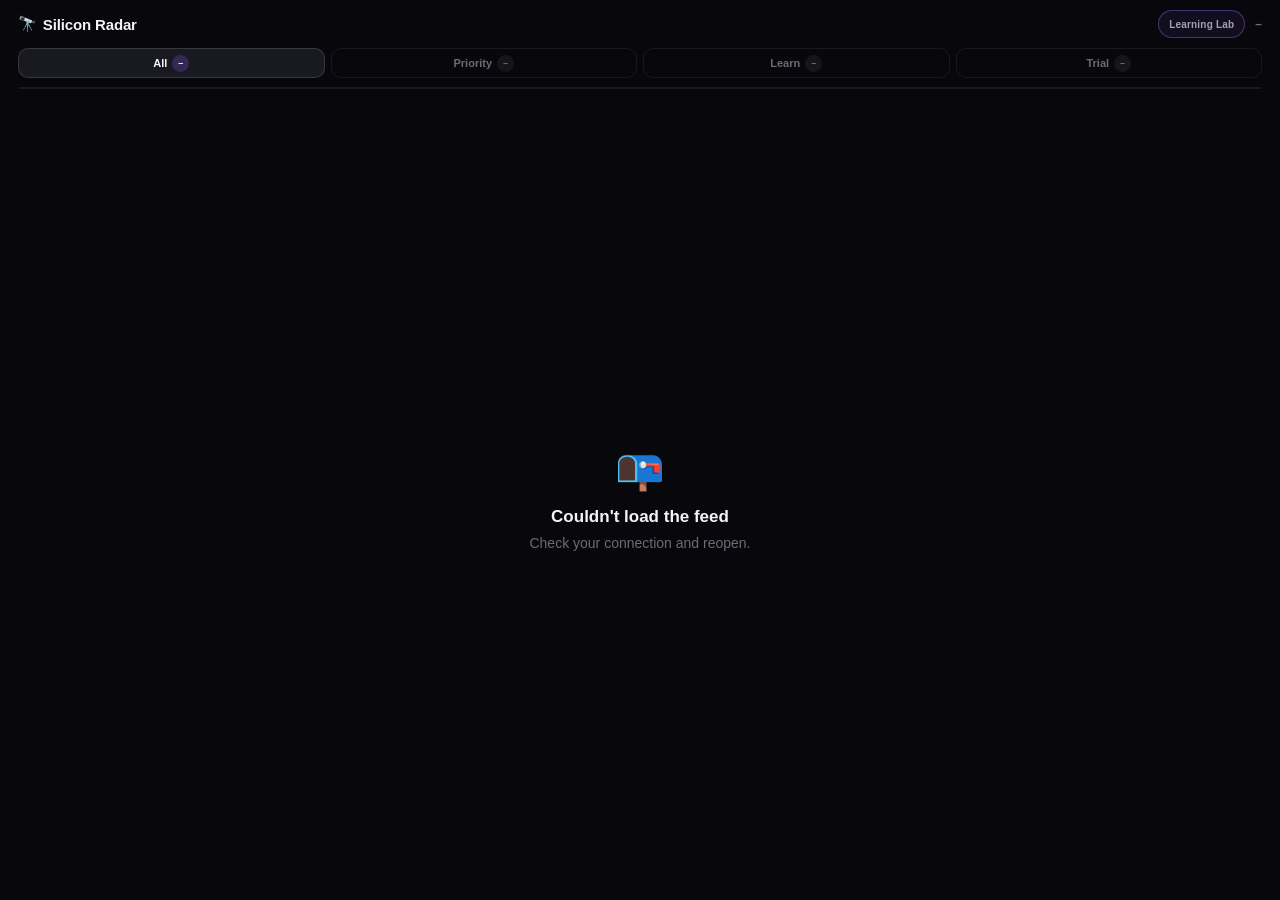
<file: miniapp/index.html>
<!doctype html>
<html lang="en">
<head>
<meta charset="UTF-8" />
<meta name="viewport" content="width=device-width, initial-scale=1, maximum-scale=1, user-scalable=no, viewport-fit=cover" />
<title>Silicon Radar</title>
<script src="https://telegram.org/js/telegram-web-app.js"></script>
<link rel="stylesheet" href="style.css?v=next-4" />
</head>
<body>

<div id="app">

  <header id="header">
    <div class="wordmark">🔭 <span>Silicon Radar</span></div>
    <div class="header-actions">
      <a class="lab-link" href="learning/" aria-label="Open Radar Learning Lab">
        Learning Lab
      </a>
      <div id="counter" class="counter">–</div>
    </div>
  </header>

  <nav id="lens-bar" class="lens-bar" aria-label="Feed lenses">
    <button class="lens active" type="button" data-lens="all" aria-pressed="true">
      <span>All</span><span class="lens-count" data-lens-count="all">–</span>
    </button>
    <button class="lens" type="button" data-lens="priority" aria-pressed="false">
      <span>Priority</span><span class="lens-count" data-lens-count="priority">–</span>
    </button>
    <button class="lens" type="button" data-lens="learning" aria-pressed="false">
      <span>Learn</span><span class="lens-count" data-lens-count="learning">–</span>
    </button>
    <button class="lens" type="button" data-lens="probation" aria-pressed="false">
      <span>Trial</span><span class="lens-count" data-lens-count="probation">–</span>
    </button>
  </nav>

  <div id="progress-track"><div id="progress-fill"></div></div>

  <main id="stack" role="region" aria-label="Card feed">
    <div id="empty-state" class="empty-state hidden">
      <div class="empty-icon">📭</div>
      <div class="empty-title">No signals yet</div>
      <div class="empty-sub">Check back after the next pipeline run.</div>
    </div>
  </main>

  <div id="loading" class="loading">
    <div class="spinner"></div>
  </div>

</div>

<script src="app.js?v=next-4"></script>
</body>
</html>
</file>
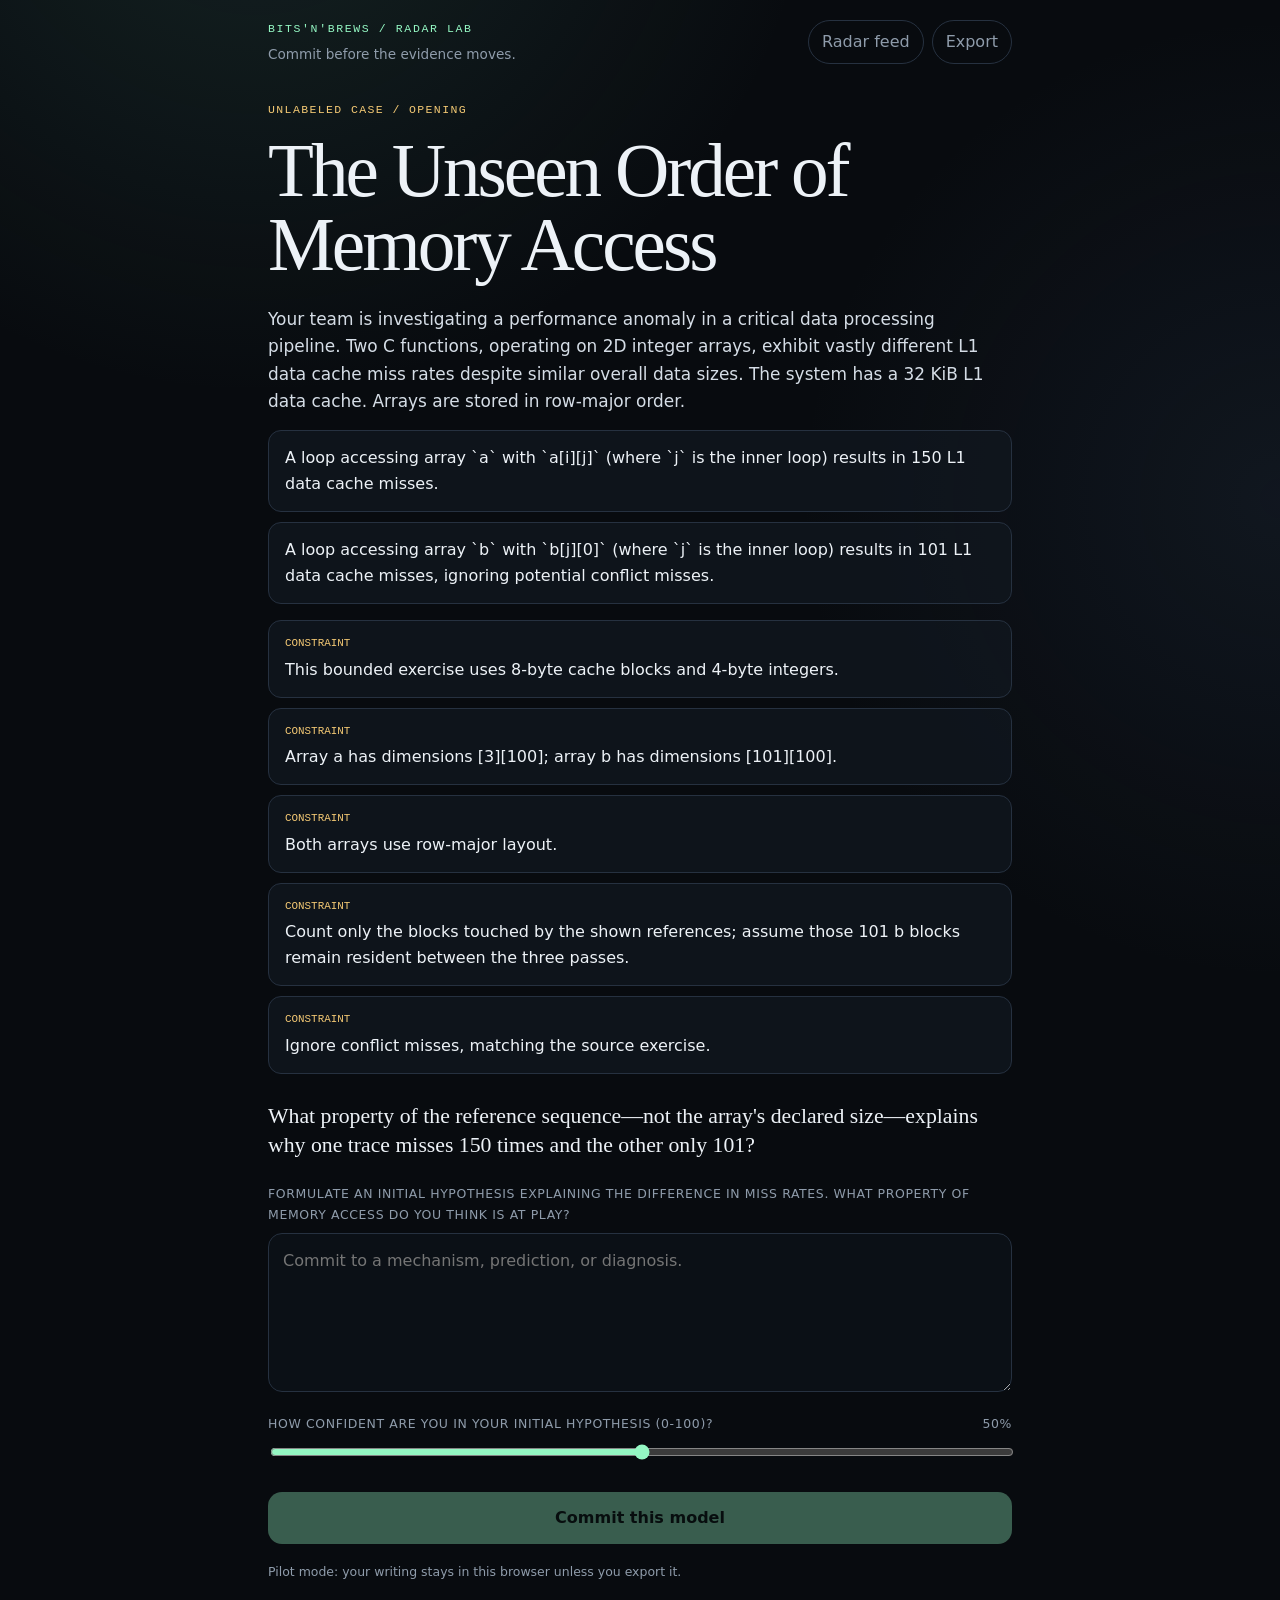
<file: miniapp/learning/index.html>
<!doctype html>
<html lang="en">
  <head>
    <meta charset="utf-8">
    <meta name="viewport" content="width=device-width, initial-scale=1, viewport-fit=cover">
    <meta name="theme-color" content="#080b0f">
    <title>Silicon Radar · Learning Lab</title>
    <link rel="stylesheet" href="./style.css">
  </head>
  <body>
    <main class="shell">
      <header class="topbar">
        <div>
          <p class="eyebrow">BITS'N'BREWS / RADAR LAB</p>
          <p class="status" id="status">Preparing an investigation…</p>
        </div>
        <div class="topbar-actions">
          <a class="ghost-button" href="../">Radar feed</a>
          <button class="ghost-button" id="export-data" type="button">Export</button>
          <button class="ghost-button" id="next-case" type="button" hidden>Next case</button>
        </div>
      </header>

      <section id="app" aria-live="polite">
        <div class="loading-panel">
          <span class="pulse"></span>
          <p>Loading the first piece of evidence.</p>
        </div>
      </section>
    </main>

    <template id="response-template">
      <div class="response-block">
        <label>Your current model</label>
        <textarea rows="5" placeholder="Commit to a mechanism, prediction, or diagnosis."></textarea>
        <div class="confidence-row">
          <label>Confidence <output>50%</output></label>
          <input type="range" min="0" max="100" value="50">
        </div>
      </div>
    </template>

    <script src="./app.js" defer></script>
  </body>
</html>
</file>
<file: miniapp/style.css>
/* ==========================================================================
   Silicon Radar — Mini App
   Dark, typography-forward, one-card-per-screen reader.
   ========================================================================== */

:root {
  --bg: #08080c;
  --surface: #131319;
  --surface-2: #191922;
  --border: rgba(255,255,255,0.07);
  --text: #f4f4f7;
  --text-2: #a3a3b0;
  --text-3: #6b6b78;
  --accent: #8b5cf6;
  --danger: #ef4444;
  --safe-top: env(safe-area-inset-top, 0px);
  --safe-bottom: env(safe-area-inset-bottom, 0px);
}

* { box-sizing: border-box; -webkit-tap-highlight-color: transparent; }

html, body {
  margin: 0;
  height: 100%;
  overflow: hidden;
  background: var(--bg);
  color: var(--text);
  font-family: -apple-system, BlinkMacSystemFont, "Segoe UI", Roboto, Helvetica, Arial, sans-serif;
  -webkit-font-smoothing: antialiased;
}

#app {
  height: 100vh;
  height: 100dvh;
  display: flex;
  flex-direction: column;
  position: relative;
}

#app.detail-open #header,
#app.detail-open .lens-bar,
#app.detail-open #progress-track {
  display: none;
}

/* ---------------------------------------------------------------------- */
/* Header                                                                  */
/* ---------------------------------------------------------------------- */

#header {
  display: flex;
  align-items: center;
  justify-content: space-between;
  padding: calc(10px + var(--safe-top)) 18px 10px;
  flex-shrink: 0;
  z-index: 20;
}

.wordmark {
  font-size: 15px;
  font-weight: 700;
  letter-spacing: -0.01em;
  color: var(--text-2);
  display: flex;
  align-items: center;
  gap: 6px;
}
.wordmark span { color: var(--text); }

.header-actions {
  display: flex;
  align-items: center;
  gap: 10px;
}

.lab-link {
  min-height: 28px;
  display: inline-flex;
  align-items: center;
  padding: 0 10px;
  border: 1px solid color-mix(in srgb, var(--accent) 34%, var(--border));
  border-radius: 999px;
  background: color-mix(in srgb, var(--accent) 8%, transparent);
  color: var(--text-2);
  font-size: 10px;
  font-weight: 750;
  letter-spacing: 0.02em;
  text-decoration: none;
}

.lab-link:active {
  background: color-mix(in srgb, var(--accent) 16%, transparent);
}

.counter {
  font-size: 12px;
  font-weight: 600;
  color: var(--text-3);
  font-variant-numeric: tabular-nums;
}

.lens-bar {
  display: grid;
  grid-template-columns: repeat(4, minmax(0, 1fr));
  gap: 6px;
  padding: 0 18px 9px;
  flex-shrink: 0;
}

.lens {
  min-width: 0;
  height: 30px;
  padding: 0 8px;
  border: 1px solid var(--border);
  border-radius: 10px;
  background: transparent;
  color: var(--text-3);
  display: flex;
  align-items: center;
  justify-content: center;
  gap: 5px;
  font-size: 11px;
  font-weight: 700;
  cursor: pointer;
}

.lens.active {
  color: var(--text);
  background: var(--surface-2);
  border-color: rgba(255,255,255,0.13);
}

.lens-count {
  min-width: 17px;
  height: 17px;
  padding: 0 4px;
  border-radius: 9px;
  background: rgba(255,255,255,0.06);
  display: inline-flex;
  align-items: center;
  justify-content: center;
  color: inherit;
  font-size: 9px;
  font-variant-numeric: tabular-nums;
}

.lens.active .lens-count {
  background: color-mix(in srgb, var(--accent) 24%, var(--surface-2));
}

#progress-track {
  height: 2px;
  background: var(--border);
  flex-shrink: 0;
  margin: 0 18px 8px;
  border-radius: 2px;
  overflow: hidden;
}
#progress-fill {
  height: 100%;
  width: 0%;
  background: var(--accent);
  transition: width 0.3s ease, background 0.3s ease;
  border-radius: 2px;
}

/* ---------------------------------------------------------------------- */
/* Stack / track                                                          */
/* ---------------------------------------------------------------------- */

#stack {
  flex: 1;
  position: relative;
  overflow: hidden;
}

.track {
  display: flex;
  height: 100%;
  transition: transform 0.38s cubic-bezier(0.22, 1, 0.36, 1);
  will-change: transform;
}
.track.dragging { transition: none; }

.card {
  flex: 0 0 100vw;
  height: 100%;
  position: relative;
  overflow: hidden;
  display: flex;
  flex-direction: column;
  background:
    radial-gradient(120% 90% at 50% -10%, color-mix(in srgb, var(--accent) 22%, transparent), transparent 60%),
    var(--surface);
}

/* --- compact face ------------------------------------------------------ */

.card-face {
  flex: 1;
  display: flex;
  flex-direction: column;
  padding: 18px 22px calc(22px + var(--safe-bottom));
  min-height: 0;
  overflow-y: auto; /* rare outer fallback; native scroll-chaining hands off from .card-brief */
  touch-action: pan-y; /* vertical scroll native; horizontal drag free for JS */
}

.badge-row {
  display: flex;
  gap: 6px;
  flex-wrap: wrap;
  margin-bottom: 18px;
}

.badge {
  font-size: 12px;
  padding: 5px 10px;
  border-radius: 20px;
  background: var(--surface-2);
  border: 1px solid var(--border);
  color: var(--text-2);
  font-weight: 600;
  display: inline-flex;
  align-items: center;
  gap: 4px;
}
.badge.layer { background: color-mix(in srgb, var(--accent) 16%, var(--surface-2)); color: var(--text); }
.badge.probation { background: rgba(251, 191, 36, 0.15); color: #fbbf24; border-color: rgba(251, 191, 36, 0.3); }
.badge.learning { background: rgba(96, 165, 250, 0.15); color: #60a5fa; border-color: rgba(96, 165, 250, 0.3); }
.badge.level-wake_up { background: rgba(239, 68, 68, 0.18); color: #f87171; border-color: rgba(239,68,68,0.3); }

.card-title {
  font-size: 27px;
  font-weight: 800;
  line-height: 1.18;
  letter-spacing: -0.02em;
  margin: 0 0 14px;
  flex-shrink: 0; /* always shows in full, however many lines it needs */
}

.card-brief {
  font-size: 16px;
  line-height: 1.6;
  color: var(--text-2);
  flex: 1;
  min-height: 56px; /* stays usable even when the title above is long */
  overflow-y: auto; /* its own scroll region — title and footer never move */
  touch-action: pan-y; /* nearest scroll container: vertical scroll native, horizontal reserved for card swipe */
  -webkit-overflow-scrolling: touch;
  padding-bottom: 4px;
}

.card-footer {
  flex-shrink: 0; /* pinned at the bottom, always visible */
  padding-top: 16px;
}

.score-row {
  display: flex;
  align-items: center;
  gap: 10px;
  margin-bottom: 14px;
}
.score-bar {
  flex: 1;
  height: 4px;
  border-radius: 4px;
  background: var(--border);
  overflow: hidden;
}
.score-fill {
  height: 100%;
  background: var(--accent);
  border-radius: 4px;
}
.score-pct {
  font-size: 12px;
  font-weight: 700;
  color: var(--text-2);
  font-variant-numeric: tabular-nums;
  min-width: 34px;
  text-align: right;
}

.source-row {
  display: flex;
  align-items: center;
  justify-content: space-between;
}
.source-meta {
  display: flex;
  align-items: center;
  gap: 7px;
  min-width: 0;
  padding-right: 10px;
}
.source-name {
  font-size: 13px;
  color: var(--text-3);
  font-weight: 600;
  white-space: nowrap;
  overflow: hidden;
  text-overflow: ellipsis;
}
.source-age {
  color: var(--text-3);
  font-size: 11px;
  font-weight: 700;
  flex-shrink: 0;
}
.source-age::before {
  content: "· ";
}

.more-btn {
  background: color-mix(in srgb, var(--accent) 85%, black);
  color: white;
  border: none;
  padding: 10px 18px;
  border-radius: 24px;
  font-size: 14px;
  font-weight: 700;
  display: flex;
  align-items: center;
  gap: 6px;
  cursor: pointer;
  transition: transform 0.12s ease;
}
.more-btn:active { transform: scale(0.94); }

/* --- expanded detail ---------------------------------------------------- */

.card.expanded .card-face { display: none; }

.card-detail {
  display: none;
  flex: 1;
  min-height: 0;
  flex-direction: column;
}
.card.expanded .card-detail { display: flex; }

.detail-header {
  display: flex;
  align-items: flex-start;
  gap: 12px;
  padding: calc(16px + var(--safe-top)) 22px 14px;
  flex-shrink: 0;
  border-bottom: 1px solid var(--border);
}
.detail-read-track {
  height: 2px;
  background: var(--border);
  flex-shrink: 0;
}
.detail-read-progress {
  width: 0;
  height: 100%;
  border-radius: 2px;
  background: var(--accent);
  transition: width 0.1s linear;
}
.detail-title {
  font-size: 19px;
  font-weight: 800;
  line-height: 1.3;
  flex: 1;
}
.close-btn {
  width: 32px; height: 32px;
  border-radius: 50%;
  background: var(--surface-2);
  border: 1px solid var(--border);
  color: var(--text-2);
  font-size: 16px;
  display: flex; align-items: center; justify-content: center;
  cursor: pointer;
  flex-shrink: 0;
}

.detail-scroll {
  flex: 1;
  min-height: 0; /* without this, flex items refuse to shrink and overflow-y never triggers */
  overflow-y: auto;
  -webkit-overflow-scrolling: touch;
  touch-action: pan-y; /* native vertical scroll, independent of .card-face's swipe handling */
  overscroll-behavior: contain;
  padding: 18px 22px calc(18px + var(--safe-bottom));
}

.section {
  margin-bottom: 22px;
}
.section-label {
  font-size: 11px;
  font-weight: 700;
  letter-spacing: 0.06em;
  text-transform: uppercase;
  color: var(--accent);
  margin-bottom: 6px;
  display: flex;
  align-items: center;
  gap: 6px;
}
.section-text {
  font-size: 15px;
  line-height: 1.65;
  color: #dcdce2;
}

/* --- v2 research brief -------------------------------------------------- */

.deep-dive {
  color: #dcdce2;
  padding-bottom: 8px;
}

.deep-dive p {
  margin: 0 0 12px;
  font-size: 15px;
  line-height: 1.72;
}

.deep-dive p:last-child { margin-bottom: 0; }

.deep-hero {
  padding: 2px 0 22px;
}

.deep-kicker {
  color: var(--accent);
  font-size: 10px;
  font-weight: 800;
  letter-spacing: 0.09em;
  text-transform: uppercase;
  margin-bottom: 10px;
}

.deep-hero h2 {
  margin: 0;
  color: var(--text);
  font-size: 25px;
  line-height: 1.2;
  letter-spacing: -0.025em;
}

.deep-subtitle {
  margin-top: 9px;
  color: var(--text-2);
  font-size: 15px;
  line-height: 1.5;
}

.deep-meta {
  display: flex;
  gap: 7px;
  flex-wrap: wrap;
  margin: 14px 0 18px;
}

.deep-meta span {
  padding: 5px 8px;
  border-radius: 8px;
  border: 1px solid var(--border);
  background: var(--surface-2);
  color: var(--text-3);
  font-size: 10px;
  font-weight: 700;
  text-transform: capitalize;
}

.deep-thesis {
  border-left: 3px solid var(--accent);
  padding: 14px 15px;
  border-radius: 0 12px 12px 0;
  background: color-mix(in srgb, var(--accent) 10%, var(--surface-2));
}

.deep-thesis > span {
  display: block;
  color: var(--accent);
  font-size: 10px;
  font-weight: 800;
  letter-spacing: 0.08em;
  text-transform: uppercase;
  margin-bottom: 7px;
}

.deep-thesis p {
  color: var(--text);
  font-size: 16px;
  line-height: 1.62;
  font-weight: 600;
}

.deep-limit {
  margin-top: 11px;
  padding: 11px 13px;
  border: 1px solid rgba(245, 158, 11, 0.22);
  border-radius: 10px;
  background: rgba(245, 158, 11, 0.06);
}

.deep-limit > b {
  display: block;
  color: #fbbf24;
  font-size: 10px;
  letter-spacing: 0.06em;
  text-transform: uppercase;
  margin-bottom: 5px;
}

.deep-limit p { color: var(--text-2); font-size: 13px; }

.deep-toc {
  position: sticky;
  top: -18px;
  z-index: 6;
  display: flex;
  gap: 7px;
  overflow-x: auto;
  scrollbar-width: none;
  margin: 0 -22px 24px;
  padding: 10px 22px;
  background: color-mix(in srgb, var(--surface) 94%, transparent);
  border-top: 1px solid var(--border);
  border-bottom: 1px solid var(--border);
  backdrop-filter: blur(14px);
}

.deep-toc::-webkit-scrollbar { display: none; }

.deep-toc button {
  flex-shrink: 0;
  border: 1px solid var(--border);
  border-radius: 18px;
  padding: 7px 10px;
  background: var(--surface-2);
  color: var(--text-2);
  font-size: 11px;
  font-weight: 700;
  cursor: pointer;
}

.deep-section {
  scroll-margin-top: 52px;
  margin-bottom: 34px;
}

.deep-section-heading {
  display: flex;
  align-items: center;
  gap: 8px;
  margin-bottom: 13px;
}

.deep-section-heading > span {
  color: var(--accent);
  font-size: 16px;
}

.deep-section-heading h3 {
  margin: 0;
  color: var(--text);
  font-size: 18px;
  line-height: 1.3;
  letter-spacing: -0.012em;
}

.section-kind,
.evidence-status,
.connection-layer {
  display: inline-block;
  color: var(--accent);
  font-size: 9px;
  font-weight: 800;
  letter-spacing: 0.07em;
  text-transform: uppercase;
}

.section-kind { margin-bottom: 9px; }

.deep-prose p { color: #dcdce2; }

.evidence-grid,
.connection-grid,
.industry-grid {
  display: grid;
  gap: 9px;
}

.evidence-card,
.connection-card,
.tradeoff-card,
.industry-card,
.worked-card,
.insight-card,
.misconception-card,
.explore-card {
  padding: 13px 14px;
  border: 1px solid var(--border);
  border-radius: 12px;
  background: rgba(255,255,255,0.025);
}

.evidence-fact {
  color: var(--text);
  font-size: 14px;
  font-weight: 650;
  line-height: 1.5;
  margin: 5px 0;
}

.evidence-why,
.connection-consequence,
.industry-implication,
.resource-hint {
  color: var(--text-2);
  font-size: 12px;
  line-height: 1.5;
}

.foundation-card,
.challenge-card {
  border: 1px solid var(--border);
  border-radius: 12px;
  background: rgba(255,255,255,0.025);
  margin-bottom: 8px;
  overflow: hidden;
}

.foundation-card summary,
.challenge-card summary {
  list-style: none;
  cursor: pointer;
  padding: 13px 14px;
  color: var(--text);
  font-size: 14px;
  font-weight: 750;
  line-height: 1.45;
}

.foundation-card summary::-webkit-details-marker,
.challenge-card summary::-webkit-details-marker { display: none; }

.foundation-card summary::after {
  content: "+";
  float: right;
  color: var(--accent);
}

.foundation-card[open] summary::after { content: "−"; }

.foundation-body,
.challenge-body {
  padding: 0 14px 14px;
  color: var(--text-2);
}

.foundation-link,
.worked-result,
.key-insight {
  padding: 11px 12px;
  border-radius: 9px;
  background: color-mix(in srgb, var(--accent) 9%, var(--surface-2));
}

.foundation-link b,
.worked-result b,
.key-insight b {
  display: block;
  color: var(--accent);
  font-size: 10px;
  letter-spacing: 0.06em;
  text-transform: uppercase;
  margin-bottom: 5px;
}

.worked-card h4,
.tradeoff-card h4,
.industry-card h4,
.explore-card h4,
.subhead {
  margin: 0 0 8px;
  color: var(--text);
  font-size: 14px;
  line-height: 1.4;
}

.deep-list,
.reasoning-steps,
.takeaway-list {
  padding: 0;
  margin: 0;
  list-style: none;
}

.deep-list li,
.reasoning-steps li,
.takeaway-list li {
  position: relative;
  padding: 0 0 10px 19px;
  color: #dcdce2;
  font-size: 14px;
  line-height: 1.58;
}

.deep-list li::before,
.takeaway-list li::before {
  content: "→";
  position: absolute;
  left: 0;
  color: var(--accent);
}

.reasoning-steps { counter-reset: reasoning; margin: 12px 0; }
.reasoning-steps li { counter-increment: reasoning; padding-left: 28px; }
.reasoning-steps li::before {
  content: counter(reasoning);
  position: absolute;
  left: 0;
  top: 1px;
  width: 18px;
  height: 18px;
  border-radius: 50%;
  background: color-mix(in srgb, var(--accent) 20%, var(--surface-2));
  color: var(--accent);
  display: flex;
  align-items: center;
  justify-content: center;
  font-size: 9px;
  font-weight: 800;
}

.connection-layer { margin-bottom: 6px; }
.connection-card > div:nth-child(2) { font-size: 14px; line-height: 1.55; }
.connection-consequence { margin-top: 7px; color: var(--accent); }

.tradeoff-card { margin-bottom: 9px; }
.tradeoff-card dl { margin: 0; }
.tradeoff-card dl > div {
  display: grid;
  grid-template-columns: 76px minmax(0, 1fr);
  gap: 8px;
  padding: 7px 0;
  border-top: 1px solid var(--border);
}
.tradeoff-card dt {
  color: var(--text-3);
  font-size: 10px;
  font-weight: 800;
  text-transform: uppercase;
}
.tradeoff-card dd {
  margin: 0;
  color: var(--text-2);
  font-size: 13px;
  line-height: 1.45;
}

.timeline-step {
  position: relative;
  padding: 0 0 20px 20px;
  border-left: 1px solid color-mix(in srgb, var(--accent) 38%, var(--border));
}
.timeline-step::before {
  content: "";
  position: absolute;
  left: -4px;
  top: 3px;
  width: 7px;
  height: 7px;
  border-radius: 50%;
  background: var(--accent);
}
.timeline-step > b {
  display: block;
  color: var(--accent);
  font-size: 10px;
  letter-spacing: 0.06em;
  text-transform: uppercase;
  margin-bottom: 5px;
}

.industry-card h4 { color: var(--accent); }
.industry-card > div { font-size: 13px; line-height: 1.55; }
.industry-implication { margin-top: 7px; }

.insight-card,
.misconception-card,
.explore-card { margin-bottom: 9px; }
.insight-card > div:first-child,
.misconception-card > div:last-child {
  color: var(--text);
  font-size: 14px;
  line-height: 1.55;
  font-weight: 650;
}
.insight-card p { margin-top: 6px; color: var(--text-2); font-size: 12px; }
.misconception-wrong {
  color: #f87171;
  font-size: 11px;
  font-weight: 700;
  margin-bottom: 6px;
}

.challenge-card summary {
  display: grid;
  grid-template-columns: 24px minmax(0, 1fr);
  gap: 8px;
}
.challenge-card summary span {
  width: 20px;
  height: 20px;
  display: inline-flex;
  align-items: center;
  justify-content: center;
  border-radius: 6px;
  background: color-mix(in srgb, var(--accent) 18%, var(--surface-2));
  color: var(--accent);
  font-size: 10px;
}
.challenge-body p { font-size: 13px; }

/* --- guided article: prediction, reveal, transfer ---------------------- */

.guided-article {
  --book-text: #e8e6e1;
  --book-muted: #aaa7a0;
  color: var(--book-text);
  padding: 0 0 18px;
  font-family: Georgia, "Times New Roman", serif;
}

.guided-article p {
  margin: 0 0 15px;
  font-size: 17px;
  line-height: 1.78;
}

.guided-article strong {
  color: #faf9f6;
  font-weight: 700;
}

.guided-article code {
  padding: 1px 4px;
  border-radius: 3px;
  background: rgba(255,255,255,0.07);
  color: #d8ccff;
  font: 0.88em/1.5 ui-monospace, SFMono-Regular, Menlo, monospace;
}

.rich-list {
  margin: 12px 0 18px;
  padding-left: 24px;
}

.rich-list li {
  margin-bottom: 10px;
  padding-left: 3px;
  color: var(--book-text, #dcdce2);
  font-size: 15px;
  line-height: 1.65;
}

.guided-hero {
  padding: 5px 0 29px;
  border-bottom: 1px solid var(--border);
}

.guided-overline,
.guided-byline,
.guided-chapter-number,
.guided-margin-label,
.guided-nav,
.opening-prompt > span,
.guided-checkpoint summary > span,
.tomorrow-question summary > span,
.transfer-number {
  font-family: -apple-system, BlinkMacSystemFont, "Segoe UI", sans-serif;
  text-transform: uppercase;
  letter-spacing: 0.1em;
  font-weight: 750;
}

.guided-overline {
  color: var(--accent);
  font-size: 10px;
  margin-bottom: 13px;
}

.guided-hero h2 {
  margin: 0;
  color: #faf9f6;
  font-size: clamp(29px, 8vw, 38px);
  line-height: 1.08;
  letter-spacing: -0.035em;
  font-weight: 650;
}

.guided-deck {
  margin: 15px 0 17px !important;
  color: var(--book-muted);
  font-size: 18px !important;
  line-height: 1.55 !important;
  font-style: italic;
}

.guided-byline {
  color: var(--text-3);
  font-size: 9px;
}

.guided-opening {
  padding: 28px 0 12px;
}

.guided-opening > p:first-child::first-letter {
  float: left;
  margin: 7px 8px 0 0;
  color: var(--accent);
  font-size: 54px;
  line-height: 0.72;
}

.guided-opening h3,
.guided-chapter h3,
.guided-ending h3,
.transfer-lab > h3,
.frontiers-section > h3,
.retention-section h3,
.guided-explore h3 {
  margin: 0 0 17px;
  color: #faf9f6;
  font-size: 24px;
  line-height: 1.25;
  letter-spacing: -0.018em;
  font-weight: 650;
}

.opening-prompt,
.guided-question {
  margin: 23px 0;
  padding: 19px 18px;
  border-top: 2px solid var(--accent);
  border-bottom: 1px solid color-mix(in srgb, var(--accent) 34%, var(--border));
  background: color-mix(in srgb, var(--accent) 7%, transparent);
}

.opening-prompt > span,
.guided-margin-label {
  display: block;
  margin-bottom: 9px;
  color: var(--accent);
  font-size: 9px;
}

.opening-prompt p,
.guided-question > p {
  margin: 0;
  color: #faf9f6;
  font-size: 18px;
  line-height: 1.55;
  font-weight: 650;
}

.guided-stakes {
  color: var(--book-muted);
  font-size: 15px !important;
  font-style: italic;
}

.source-boundary {
  margin-top: 19px;
  color: var(--book-muted);
  font-family: -apple-system, BlinkMacSystemFont, "Segoe UI", sans-serif;
  font-size: 13px;
}

.source-boundary summary {
  cursor: pointer;
  color: var(--text-3);
  font-weight: 650;
}

.source-boundary > p {
  margin-top: 9px;
  font-family: inherit;
  font-size: 13px;
  line-height: 1.6;
}

.guided-nav {
  position: sticky;
  top: -18px;
  z-index: 7;
  display: flex;
  align-items: center;
  gap: 7px;
  margin: 8px -22px 0;
  padding: 10px 22px;
  border-top: 1px solid var(--border);
  border-bottom: 1px solid var(--border);
  background: color-mix(in srgb, var(--surface) 95%, transparent);
  backdrop-filter: blur(15px);
  font-size: 9px;
  color: var(--text-3);
}

.guided-nav > span { margin-right: 3px; }

.guided-nav button {
  width: 28px;
  height: 28px;
  padding: 0;
  border: 1px solid var(--border);
  border-radius: 50%;
  background: transparent;
  color: var(--text-2);
  font: inherit;
  cursor: pointer;
}

.guided-chapter,
.guided-ending,
.transfer-lab,
.frontiers-section,
.retention-section,
.guided-explore {
  scroll-margin-top: 54px;
  padding: 42px 0 35px;
  border-bottom: 1px solid var(--border);
}

.guided-chapter-number {
  margin-bottom: 9px;
  color: var(--accent);
  font-size: 9px;
}

.guided-setup p,
.guided-reasoning p,
.guided-ending > p {
  color: var(--book-text);
}

.guided-cue {
  margin-top: 11px;
  color: var(--book-muted);
  font-family: -apple-system, BlinkMacSystemFont, "Segoe UI", sans-serif;
  font-size: 12px;
  line-height: 1.5;
}

.guided-reveal {
  margin-top: 18px;
  border: 1px solid color-mix(in srgb, var(--accent) 34%, var(--border));
  border-radius: 4px;
  overflow: hidden;
}

.guided-reveal > summary,
.transfer-solution > summary {
  list-style: none;
  cursor: pointer;
  padding: 16px 17px;
  color: var(--text);
  background: rgba(255,255,255,0.025);
  font-family: -apple-system, BlinkMacSystemFont, "Segoe UI", sans-serif;
}

.guided-reveal > summary::-webkit-details-marker,
.transfer-solution > summary::-webkit-details-marker,
.guided-checkpoint > summary::-webkit-details-marker,
.tomorrow-question > summary::-webkit-details-marker { display: none; }

.guided-reveal > summary span {
  display: block;
  margin-bottom: 4px;
  color: var(--text-3);
  font-size: 10px;
}

.guided-reveal > summary b {
  font-size: 14px;
  font-weight: 700;
}

.guided-reveal > summary b::after,
.transfer-solution > summary::after {
  content: "  ↓";
  color: var(--accent);
}

.guided-reveal[open] > summary b::after,
.transfer-solution[open] > summary::after { content: "  ↑"; }

.guided-reveal-body {
  padding: 20px 17px 18px;
  border-top: 1px solid var(--border);
}

.guided-answer {
  color: #fff !important;
  font-size: 19px !important;
  line-height: 1.55 !important;
  font-weight: 650;
}

.guided-wrong {
  margin: 24px 0;
  padding: 15px 0 15px 17px;
  border-left: 2px solid #d97757;
  color: var(--book-muted);
}

.guided-wrong b {
  display: block;
  margin-bottom: 7px;
  color: #e69578;
  font-family: -apple-system, BlinkMacSystemFont, "Segoe UI", sans-serif;
  font-size: 10px;
  letter-spacing: 0.07em;
  text-transform: uppercase;
}

.guided-wrong p { font-size: 15px; line-height: 1.65; }

.guided-worked {
  margin: 26px -2px;
  padding: 18px;
  border: 1px solid var(--border);
  background: #0d0d12;
}

.guided-worked p,
.guided-result p { font-size: 15px; }

.guided-derivation {
  margin: 15px 0;
  padding: 0;
  counter-reset: guided-step;
  list-style: none;
}

.guided-derivation li {
  position: relative;
  margin-bottom: 12px;
  padding-left: 31px;
  color: var(--book-text);
  font-size: 15px;
  line-height: 1.6;
  counter-increment: guided-step;
}

.guided-derivation li::before {
  content: counter(guided-step);
  position: absolute;
  left: 0;
  top: 1px;
  color: var(--accent);
  font-family: -apple-system, BlinkMacSystemFont, "Segoe UI", sans-serif;
  font-size: 11px;
  font-weight: 800;
}

.guided-result {
  padding-top: 13px;
  border-top: 1px solid var(--border);
  color: var(--book-muted);
}

.guided-checkpoint,
.tomorrow-question {
  margin: 25px 0;
  border-top: 1px solid var(--border);
  border-bottom: 1px solid var(--border);
}

.guided-checkpoint summary,
.tomorrow-question summary {
  list-style: none;
  cursor: pointer;
  padding: 15px 0;
  color: var(--book-text);
  font-size: 15px;
  line-height: 1.5;
}

.guided-checkpoint summary > span,
.tomorrow-question summary > span {
  display: block;
  margin-bottom: 5px;
  color: var(--accent);
  font-size: 8px;
}

.guided-checkpoint > div,
.tomorrow-question > div {
  padding: 0 0 16px;
  color: var(--book-muted);
}

.guided-checkpoint p,
.tomorrow-question p { font-size: 15px; }

.guided-bridge {
  margin-top: 28px !important;
  color: var(--book-muted) !important;
  font-style: italic;
}

.guided-bridge::before { content: "But "; color: var(--accent); }

.guided-resolution {
  color: #fff !important;
  font-size: 20px !important;
  line-height: 1.55 !important;
}

.guided-ending h4 {
  margin: 25px 0 11px;
  color: var(--text);
  font: 700 13px/1.4 -apple-system, BlinkMacSystemFont, "Segoe UI", sans-serif;
}

.guided-trigger-list,
.reconstruction-list,
.transfer-constraints {
  margin: 0;
  padding-left: 20px;
}

.guided-trigger-list li,
.reconstruction-list li,
.transfer-constraints li {
  margin-bottom: 10px;
  color: var(--book-text);
  font-size: 15px;
  line-height: 1.6;
}

.guided-procedure {
  margin: 0;
  padding: 0;
  list-style: none;
}

.guided-procedure li {
  display: grid;
  grid-template-columns: 28px minmax(0, 1fr);
  gap: 7px;
  margin-bottom: 12px;
  color: var(--book-text);
  font-size: 15px;
  line-height: 1.55;
}

.guided-procedure li span {
  color: var(--accent);
  font-family: -apple-system, BlinkMacSystemFont, "Segoe UI", sans-serif;
  font-size: 11px;
  font-weight: 800;
}

.section-intro {
  color: var(--book-muted);
  font-size: 15px !important;
}

.transfer-problem,
.frontier-proposal {
  position: relative;
  margin-top: 28px;
  padding: 22px 0 4px 42px;
  border-top: 1px solid var(--border);
}

.transfer-number {
  position: absolute;
  left: 0;
  top: 24px;
  color: var(--accent);
  font-size: 11px;
}

.transfer-problem h4,
.frontier-proposal h4 {
  margin: 0 0 11px;
  color: #faf9f6;
  font-size: 19px;
  line-height: 1.35;
}

.transfer-scenario p,
.frontier-proposal p { font-size: 15px; color: var(--book-muted); }

.transfer-task {
  color: var(--book-text) !important;
  font-weight: 650;
}

.transfer-solution {
  margin-top: 17px;
  border: 1px solid var(--border);
}

.transfer-solution > summary { font-size: 13px; }
.transfer-solution > div { padding: 17px; border-top: 1px solid var(--border); }
.transfer-solution p { font-size: 14px; }

.frontier-proposal dl { margin: 18px 0 0; }
.frontier-proposal dl > div { margin-bottom: 14px; }
.frontier-proposal dt {
  margin-bottom: 4px;
  color: var(--accent);
  font: 750 9px/1.4 -apple-system, BlinkMacSystemFont, "Segoe UI", sans-serif;
  letter-spacing: 0.08em;
  text-transform: uppercase;
}
.frontier-proposal dd { margin: 0; color: var(--book-text); font-size: 14px; line-height: 1.6; }
.frontier-work { color: var(--text-3); font: 12px/1.55 -apple-system, BlinkMacSystemFont, "Segoe UI", sans-serif; }

.guided-explore ul { margin: 0; padding: 0; list-style: none; }
.guided-explore li { margin-bottom: 19px; }
.guided-explore li b,
.guided-explore li span,
.guided-explore li small { display: block; }
.guided-explore li b { color: var(--text); font-size: 16px; }
.guided-explore li span { margin-top: 5px; color: var(--book-muted); font-size: 14px; line-height: 1.55; }
.guided-explore li small { margin-top: 5px; color: var(--accent); font: 11px/1.5 -apple-system, BlinkMacSystemFont, "Segoe UI", sans-serif; }

.resource-hint {
  margin-top: 8px;
  padding-top: 8px;
  border-top: 1px solid var(--border);
  color: var(--accent);
}

.source-btn {
  display: flex;
  align-items: center;
  justify-content: center;
  gap: 8px;
  background: var(--surface-2);
  border: 1px solid var(--border);
  color: var(--text);
  padding: 13px;
  border-radius: 12px;
  font-size: 14px;
  font-weight: 700;
  text-decoration: none;
  margin-top: 6px;
  cursor: pointer;
}
.source-btn:active { background: var(--border); }

/* ---------------------------------------------------------------------- */
/* Feedback bar                                                           */
/* ---------------------------------------------------------------------- */

.feedback-bar {
  display: flex;
  gap: 10px;
  padding: 12px 22px calc(14px + var(--safe-bottom));
  border-top: 1px solid var(--border);
  flex-shrink: 0;
  background: var(--surface);
}
.fb-btn {
  flex: 1;
  background: var(--surface-2);
  border: 1px solid var(--border);
  border-radius: 12px;
  padding: 10px 0;
  font-size: 19px;
  display: flex;
  align-items: center;
  justify-content: center;
  cursor: pointer;
  transition: transform 0.12s ease, background 0.15s ease, border-color 0.15s ease;
}
.fb-btn:active { transform: scale(0.9); }
.fb-btn.active {
  background: color-mix(in srgb, var(--accent) 25%, var(--surface-2));
  border-color: var(--accent);
}
.fb-btn.disabled { opacity: 0.35; pointer-events: none; }

.card-face .feedback-bar {
  border-top: none;
  padding: 0;
  margin-top: 14px;
}
.card-face .fb-btn { padding: 8px 0; font-size: 16px; }

/* ---------------------------------------------------------------------- */
/* Empty / loading                                                        */
/* ---------------------------------------------------------------------- */

.hidden { display: none !important; }

.empty-state {
  position: absolute;
  inset: 0;
  z-index: 5;
  background: var(--bg);
  display: flex;
  flex-direction: column;
  align-items: center;
  justify-content: center;
  gap: 8px;
  text-align: center;
  padding: 0 40px;
}
.empty-icon { font-size: 40px; margin-bottom: 6px; }
.empty-title { font-size: 17px; font-weight: 700; }
.empty-sub { font-size: 14px; color: var(--text-3); }

.loading {
  position: absolute;
  inset: 0;
  display: flex;
  align-items: center;
  justify-content: center;
  background: var(--bg);
  z-index: 30;
}
.spinner {
  width: 28px; height: 28px;
  border-radius: 50%;
  border: 3px solid var(--border);
  border-top-color: var(--accent);
  animation: spin 0.8s linear infinite;
}

.refresh-notice {
  position: fixed;
  top: calc(12px + var(--safe-top));
  left: 50%;
  z-index: 50;
  max-width: calc(100vw - 40px);
  padding: 9px 14px;
  border: 1px solid color-mix(in srgb, var(--accent) 45%, var(--border));
  border-radius: 18px;
  background: color-mix(in srgb, var(--surface-2) 94%, transparent);
  color: var(--text);
  box-shadow: 0 8px 24px rgba(0,0,0,0.35);
  font-size: 12px;
  font-weight: 750;
  white-space: nowrap;
  pointer-events: none;
  opacity: 0;
  transform: translate(-50%, -10px);
  transition: opacity 0.18s ease, transform 0.18s ease;
}

.refresh-notice.show {
  opacity: 1;
  transform: translate(-50%, 0);
}
@keyframes spin { to { transform: rotate(360deg); } }

/* ---------------------------------------------------------------------- */
/* Swipe hint (first card only)                                          */
/* ---------------------------------------------------------------------- */

.swipe-hint {
  position: absolute;
  bottom: 100px;
  left: 50%;
  transform: translateX(-50%);
  font-size: 12px;
  color: var(--text-3);
  display: flex;
  align-items: center;
  gap: 6px;
  animation: fadeOut 3s forwards;
  animation-delay: 2s;
  pointer-events: none;
}
@keyframes fadeOut { to { opacity: 0; } }
</file>
<file: miniapp/learning/style.css>
/* Learning surface deployed inside the existing Silicon Radar Mini App. */
:root {
  color-scheme: dark;
  --bg: #080b0f;
  --panel: #10151c;
  --panel-2: #151c25;
  --line: #263140;
  --text: #edf2f7;
  --muted: #8f9cab;
  --green: #94f7c3;
  --amber: #f4c974;
  --blue: #8dc8ff;
  --red: #ff9c9c;
  --radius: 18px;
}

* {
  box-sizing: border-box;
}

html {
  background: var(--bg);
}

body {
  margin: 0;
  min-height: 100vh;
  background:
    radial-gradient(circle at 20% -10%, rgba(71, 128, 115, 0.2), transparent 35rem),
    radial-gradient(circle at 100% 30%, rgba(68, 92, 130, 0.14), transparent 30rem),
    var(--bg);
  color: var(--text);
  font-family: Inter, ui-sans-serif, system-ui, -apple-system, BlinkMacSystemFont, "Segoe UI", sans-serif;
  line-height: 1.62;
}

button,
textarea,
input {
  font: inherit;
}

.shell {
  width: min(780px, 100%);
  margin: 0 auto;
  padding: max(20px, env(safe-area-inset-top)) 18px max(64px, env(safe-area-inset-bottom));
}

.topbar {
  display: flex;
  align-items: flex-start;
  justify-content: space-between;
  gap: 18px;
  margin-bottom: 36px;
}

.eyebrow {
  margin: 0 0 4px;
  color: var(--green);
  font-family: "SFMono-Regular", Consolas, "Liberation Mono", monospace;
  font-size: 0.72rem;
  letter-spacing: 0.14em;
}

.status {
  margin: 0;
  color: var(--muted);
  font-size: 0.85rem;
}

.topbar-actions {
  display: flex;
  flex-wrap: wrap;
  justify-content: flex-end;
  gap: 8px;
}

.ghost-button,
.hint-button {
  border: 1px solid var(--line);
  border-radius: 999px;
  background: transparent;
  color: var(--muted);
  padding: 8px 13px;
  cursor: pointer;
  text-decoration: none;
}

.loading-panel,
.empty-panel {
  min-height: 45vh;
  display: grid;
  place-content: center;
  justify-items: center;
  color: var(--muted);
  text-align: center;
}

.pulse {
  width: 12px;
  height: 12px;
  border-radius: 50%;
  background: var(--green);
  box-shadow: 0 0 0 0 rgba(148, 247, 195, 0.5);
  animation: pulse 1.8s infinite;
}

@keyframes pulse {
  70% { box-shadow: 0 0 0 14px rgba(148, 247, 195, 0); }
  100% { box-shadow: 0 0 0 0 rgba(148, 247, 195, 0); }
}

.case-number,
.section-label {
  color: var(--amber);
  font-family: "SFMono-Regular", Consolas, "Liberation Mono", monospace;
  font-size: 0.72rem;
  letter-spacing: 0.12em;
  text-transform: uppercase;
}

h1 {
  max-width: 18ch;
  margin: 8px 0 24px;
  font-family: Georgia, "Times New Roman", serif;
  font-size: clamp(2.25rem, 8vw, 4.7rem);
  font-weight: 500;
  letter-spacing: -0.04em;
  line-height: 0.98;
}

h2 {
  margin: 8px 0 16px;
  font-family: Georgia, "Times New Roman", serif;
  font-size: clamp(1.65rem, 5vw, 2.6rem);
  font-weight: 500;
  line-height: 1.14;
}

h3 {
  margin: 0 0 10px;
  font-size: 1rem;
}

p {
  margin: 0 0 15px;
}

.lede {
  color: #d5dde6;
  font-size: 1.06rem;
}

.fact-grid,
.constraint-list,
.mechanism-list,
.detail-list {
  display: grid;
  gap: 10px;
  padding: 0;
  list-style: none;
}

.fact,
.constraint-list li,
.mechanism-step,
.detail-card {
  border: 1px solid var(--line);
  border-radius: 13px;
  background: rgba(17, 23, 31, 0.76);
  padding: 14px 16px;
}

.constraint-list li::before {
  content: "constraint";
  display: block;
  margin-bottom: 4px;
  color: var(--amber);
  font-family: "SFMono-Regular", Consolas, monospace;
  font-size: 0.68rem;
  text-transform: uppercase;
}

.question {
  margin: 28px 0 18px;
  color: var(--text);
  font-family: Georgia, "Times New Roman", serif;
  font-size: 1.36rem;
  line-height: 1.35;
}

.response-block {
  margin: 24px 0;
}

.response-block > label,
.confidence-row label {
  display: block;
  margin-bottom: 8px;
  color: var(--muted);
  font-size: 0.78rem;
  letter-spacing: 0.05em;
  text-transform: uppercase;
}

textarea {
  width: 100%;
  resize: vertical;
  border: 1px solid var(--line);
  border-radius: 14px;
  outline: none;
  background: #0b1016;
  color: var(--text);
  padding: 14px;
}

textarea:focus {
  border-color: var(--green);
  box-shadow: 0 0 0 3px rgba(148, 247, 195, 0.08);
}

.confidence-row {
  margin-top: 14px;
}

.confidence-row label {
  display: flex;
  justify-content: space-between;
}

input[type="range"] {
  width: 100%;
  accent-color: var(--green);
}

.primary-button {
  width: 100%;
  border: 0;
  border-radius: 14px;
  background: var(--green);
  color: #07120d;
  padding: 13px 18px;
  font-weight: 750;
  cursor: pointer;
}

.primary-button:disabled {
  cursor: not-allowed;
  opacity: 0.35;
}

.beat {
  margin-top: 44px;
  border-top: 1px solid var(--line);
  padding-top: 32px;
}

.evidence {
  border-left: 3px solid var(--blue);
  background: rgba(64, 108, 148, 0.12);
  padding: 16px 18px;
}

.evidence > :first-child {
  margin-top: 0;
}

.evidence > :last-child {
  margin-bottom: 0;
}

.evidence-table {
  width: 100%;
  margin: 18px 0;
  border-collapse: collapse;
  font-family: "SFMono-Regular", Consolas, monospace;
  font-size: 0.82rem;
}

.evidence-table th,
.evidence-table td {
  border: 1px solid var(--line);
  padding: 8px 10px;
  text-align: center;
}

.evidence-table th {
  color: var(--green);
  background: rgba(8, 14, 20, 0.55);
}

.hint-stack {
  display: grid;
  gap: 8px;
  margin: 14px 0;
}

.hint {
  border-left: 2px solid var(--amber);
  color: #c9d1da;
  padding: 8px 12px;
}

.intermission {
  min-height: 72vh;
  display: grid;
  align-content: center;
  text-align: center;
}

.review-panel {
  min-height: 68vh;
  display: grid;
  align-content: center;
}

.review-due {
  display: inline-flex;
  width: fit-content;
  border: 1px solid rgba(244, 201, 116, 0.35);
  border-radius: 999px;
  background: rgba(244, 201, 116, 0.08);
  color: var(--amber);
  padding: 6px 10px;
  font-family: "SFMono-Regular", Consolas, monospace;
  font-size: 0.74rem;
}

.privacy-note {
  margin-top: 18px;
  color: var(--muted);
  font-size: 0.78rem;
}

@media (max-width: 520px) {
  .topbar {
    align-items: flex-start;
  }

  .topbar-actions {
    max-width: 8rem;
  }
}

.intermission h2 {
  font-size: clamp(2.4rem, 10vw, 5.6rem);
}

.reveal {
  animation: reveal-in 520ms ease-out;
}

@keyframes reveal-in {
  from { opacity: 0; transform: translateY(18px); }
  to { opacity: 1; transform: translateY(0); }
}

.reveal-section {
  margin: 52px 0;
}

.equation {
  overflow-x: auto;
  border: 1px solid var(--line);
  border-radius: 13px;
  background: #090d12;
  color: var(--green);
  padding: 14px 16px;
  font-family: "SFMono-Regular", Consolas, monospace;
}

.transfer-card,
.frontier-card {
  margin: 20px 0;
  border: 1px solid var(--line);
  border-radius: var(--radius);
  background: var(--panel);
  padding: 20px;
}

.solution {
  margin-top: 16px;
  border-top: 1px solid var(--line);
  padding-top: 16px;
}

.memory-handle {
  border: 1px solid rgba(148, 247, 195, 0.35);
  border-radius: var(--radius);
  background: rgba(148, 247, 195, 0.07);
  padding: 20px;
}

@media (max-width: 520px) {
  .shell {
    padding-inline: 15px;
  }

  .topbar {
    margin-bottom: 25px;
  }
}
</file>
